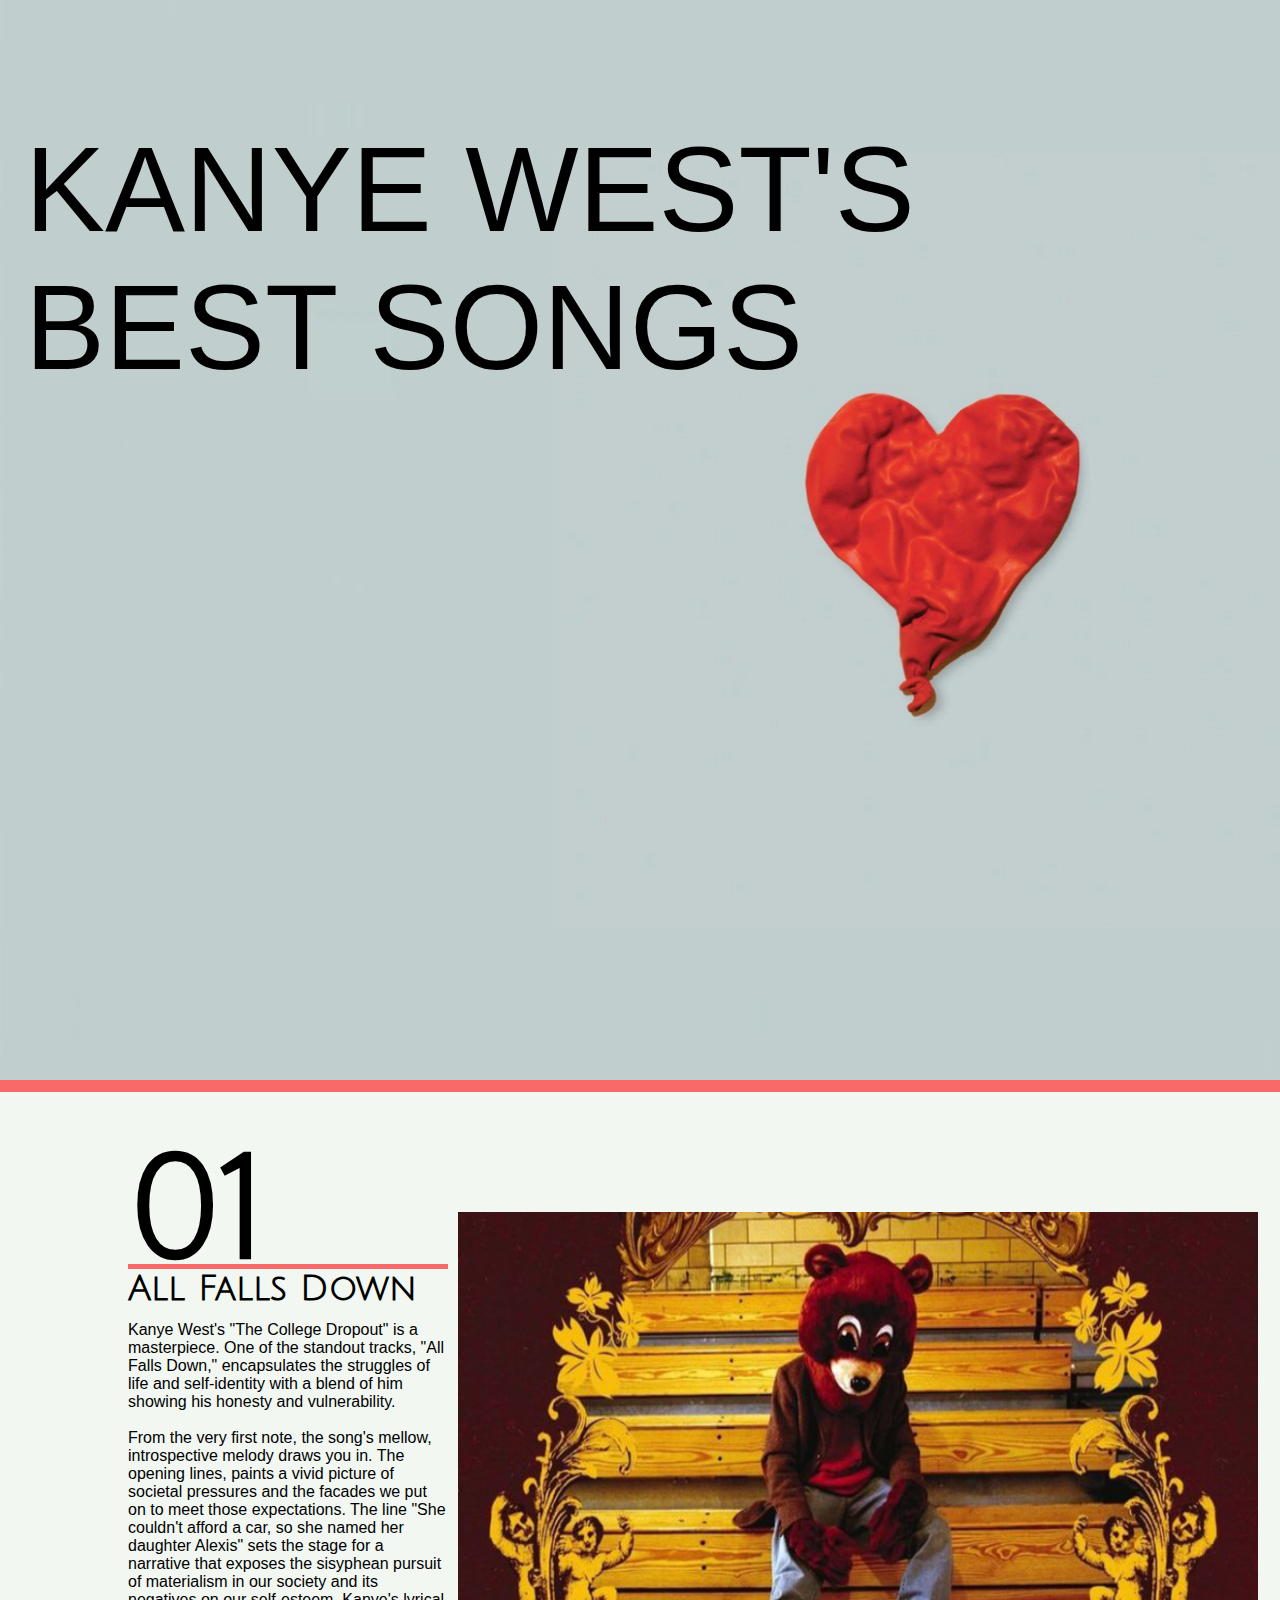
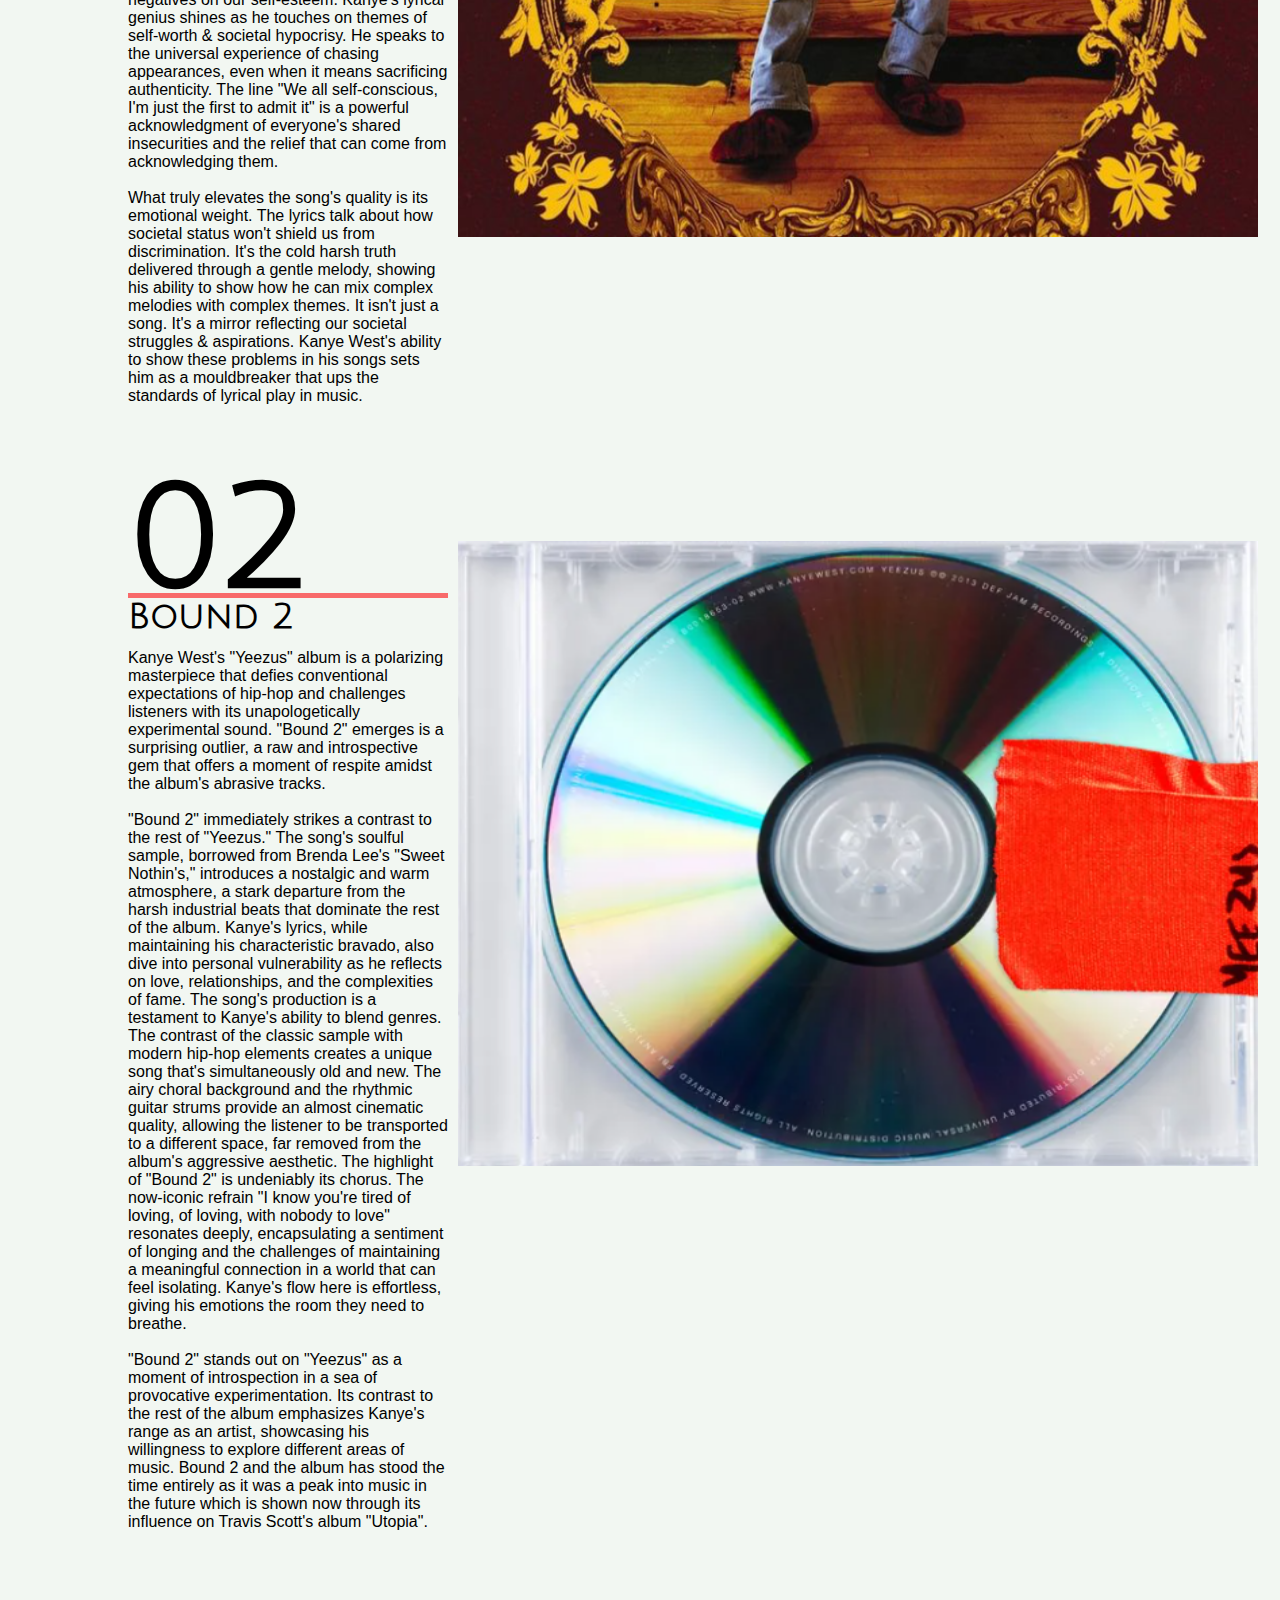
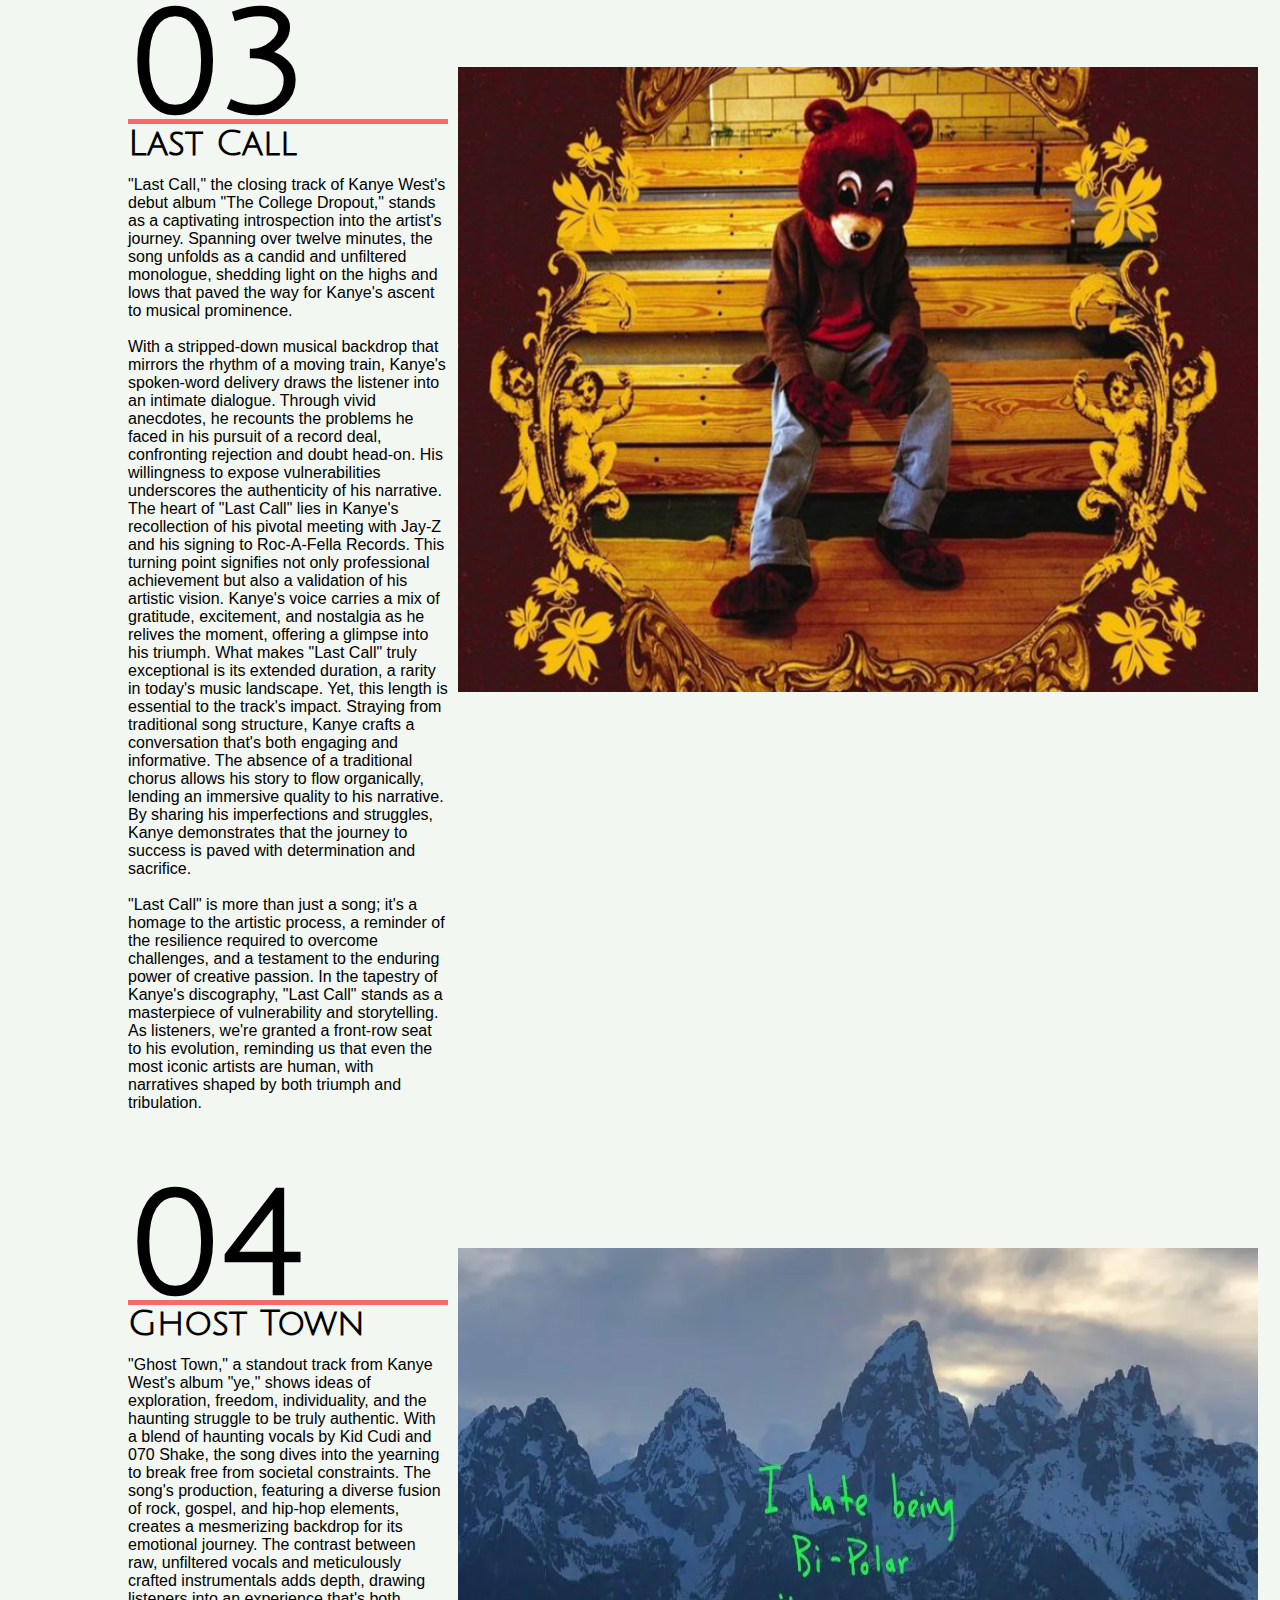
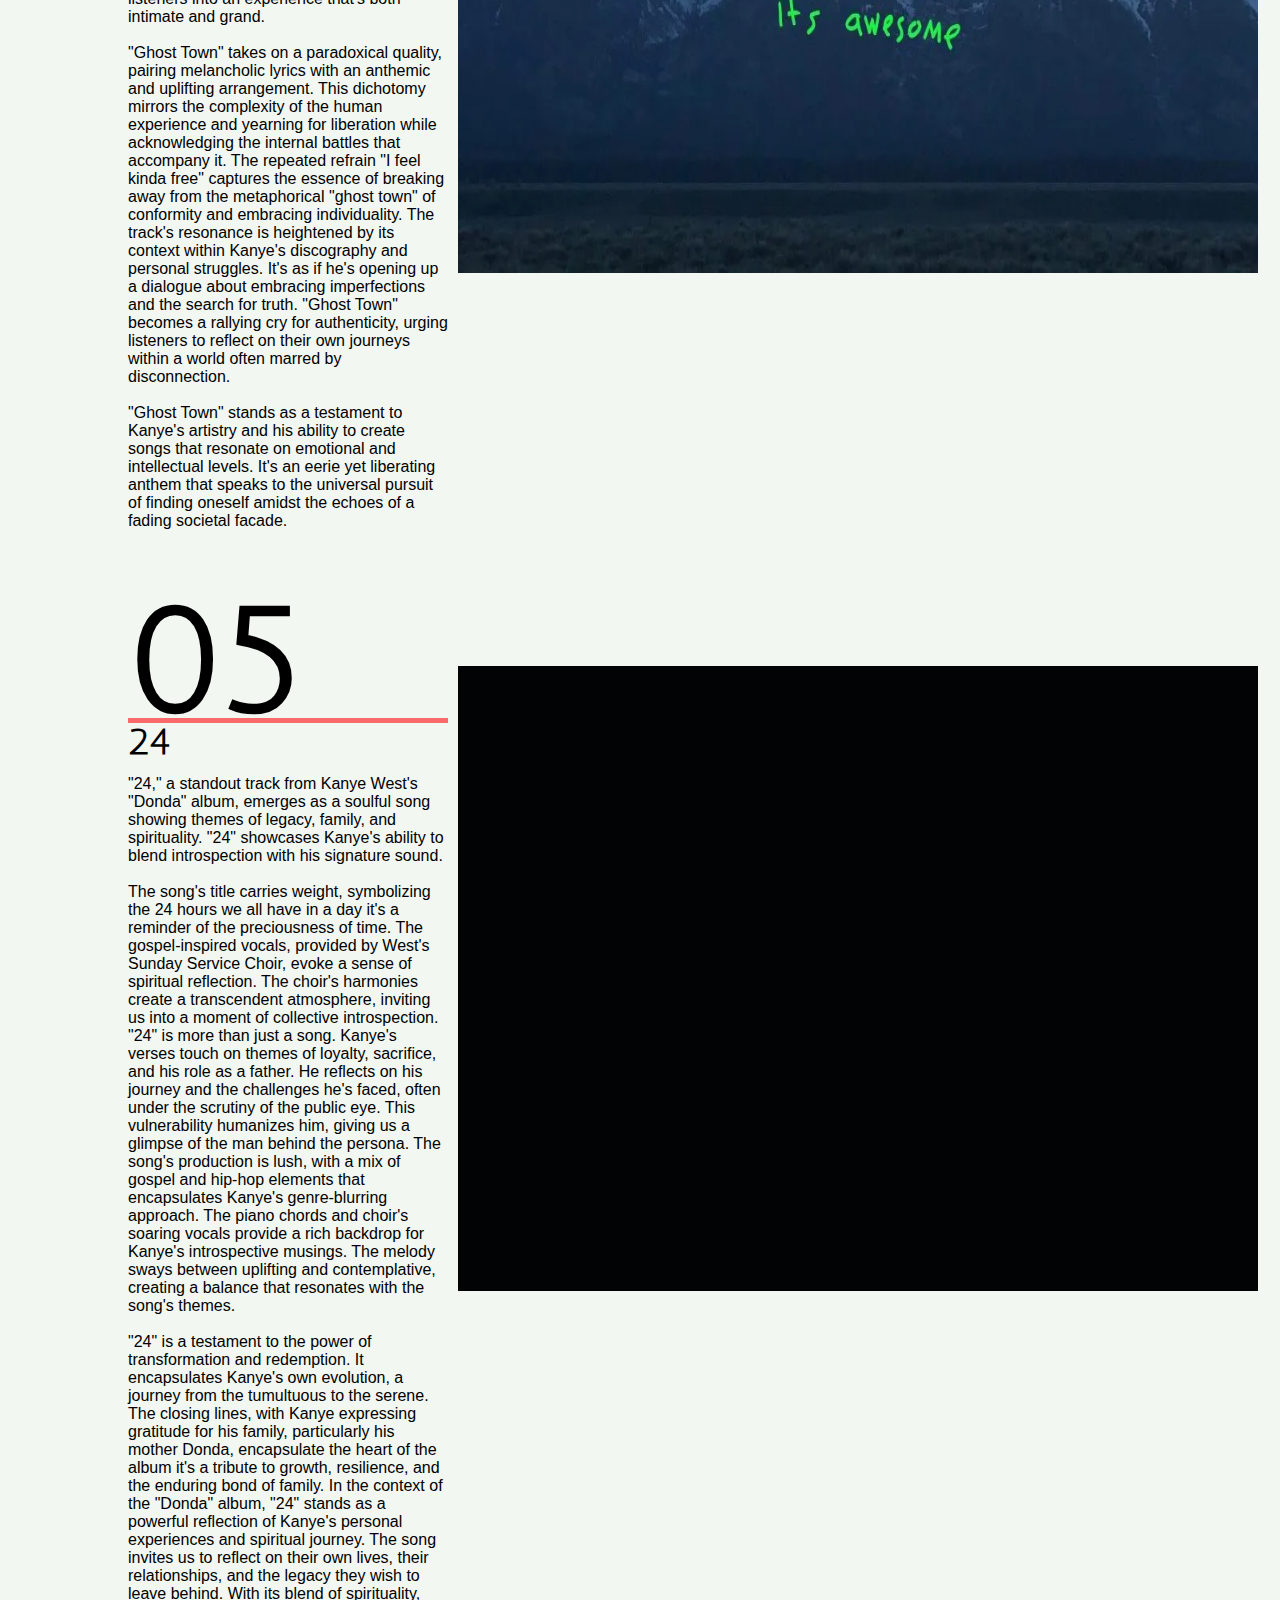
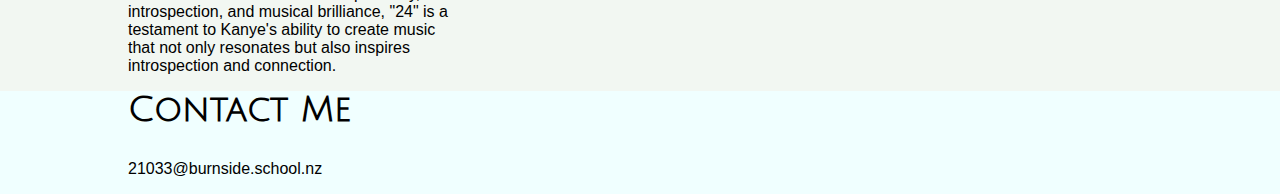
<file: index.html>
<!-- Website by Kevin Huang about best hits from Kanye-->
<!DOCTYPE html>
<html lang="en">

<head>
    <meta charset="UTF-8">
    <meta http-equiv="X-UA-Compatible" content="IE=edge">
    <meta name="viewport" content="width=device-width, initial-scale=1.0">
    <title>Document</title>
    <link rel="stylesheet" href="style/bg.css">
</head>

<body>
    <div class="hero-grid">
        <div class="border-image"></div>
        <div class="hero-image"></div>
        <div class="hero-title">
            <p>KANYE WEST'S <br>BEST SONGS</p>
        </div>


    <!-- review things start here -->
    </div>
    <div class="blend"></div>
    <div class="talk">
        <div class="talk-grid">
            <!--  song number and title-->
            <div>
                <h2>01</h2>
                <div class="text-separator"></div>
                <!-- song title -->
                <div>
                    <h3>All Falls Down</h3>
                </div>
                <!-- review -->
                <div>
                    <p>Kanye West's "The College Dropout" is a masterpiece. One of the standout tracks, "All Falls
                        Down," encapsulates the struggles of life and self-identity with a blend of him showing his
                        honesty and vulnerability.<br><br>

                        From the very first note, the song's mellow, introspective melody draws you in. The opening
                        lines, paints a vivid picture of societal pressures and the facades we put on to meet those
                        expectations. The line "She couldn't afford a car, so she named her daughter Alexis" sets the
                        stage for a narrative that exposes the sisyphean pursuit of materialism in our society and its
                        negatives on our self-esteem.

                        Kanye's lyrical genius shines as he touches on themes of self-worth & societal hypocrisy. He
                        speaks to the universal experience of chasing appearances, even when it means sacrificing
                        authenticity. The line "We all self-conscious, I'm just the first to admit it" is a powerful
                        acknowledgment of everyone's shared insecurities and the relief that can come from acknowledging
                        them.<br><br>

                        What truly elevates the song's quality is its emotional weight. The lyrics talk about how
                        societal status won't shield us from discrimination. It's the cold harsh truth delivered through
                        a gentle melody, showing his ability to show how he can mix complex melodies with complex
                        themes.

                        It isn't just a song. It's a mirror reflecting our societal struggles & aspirations. Kanye
                        West's ability to show these problems in his songs sets him as a mouldbreaker that ups the
                        standards of lyrical play in music.</p>
                </div>
            </div>
            <!-- image -->
            <div class="image"><img src="images/the-college-dropout-kanye-west-medium-standard.png"  alt="The College Dropout, a studio album produced by Kanye West in 2004."></div>
        </div>
    </div>
    <div class="talk">
        <div class="talk-grid">
            <!--  song number and title-->
            <div>
                <h2>02</h2>
                <div class="text-separator"></div>
                <!-- song title -->
                <div>
                    <h3>Bound 2</h3>
                </div>
                <!-- review -->
                <div>
                    <p>Kanye West's "Yeezus" album is a polarizing masterpiece that defies conventional expectations of
                        hip-hop and challenges listeners with its unapologetically experimental sound. "Bound 2" emerges
                        is a surprising outlier, a raw and introspective gem that offers a moment of respite amidst the
                        album's abrasive tracks.<br><br>

                        "Bound 2" immediately strikes a contrast to the rest of "Yeezus." The song's soulful sample,
                        borrowed from Brenda Lee's "Sweet Nothin's," introduces a nostalgic and warm atmosphere, a stark
                        departure from the harsh industrial beats that dominate the rest of the album. Kanye's lyrics,
                        while maintaining his characteristic bravado, also dive into personal vulnerability as he
                        reflects on love, relationships, and the complexities of fame.

                        The song's production is a testament to Kanye's ability to blend genres. The contrast of the
                        classic sample with modern hip-hop elements creates a unique song that's simultaneously old and
                        new. The airy choral background and the rhythmic guitar strums provide an almost cinematic
                        quality, allowing the listener to be transported to a different space, far removed from the
                        album's aggressive aesthetic.

                        The highlight of "Bound 2" is undeniably its chorus. The now-iconic refrain "I know you're tired
                        of loving, of loving, with nobody to love" resonates deeply, encapsulating a sentiment of
                        longing and the challenges of maintaining a meaningful connection in a world that can feel
                        isolating. Kanye's flow here is effortless, giving his emotions the room they need to
                        breathe.<br><br>

                        "Bound 2" stands out on "Yeezus" as a moment of introspection in a sea of provocative
                        experimentation. Its contrast to the rest of the album emphasizes Kanye's range as an artist,
                        showcasing his willingness to explore different areas of music. Bound 2 and the album has stood
                        the time entirely as it was a peak into music in the future which is shown now through its
                        influence on Travis Scott's album "Utopia".</p>
                </div>
            </div>
            <!-- image -->
            <div class="image"><img src="images/albumyeezus.PNG" alt="Yeezus, a studio album produced by Kanye west in 2013."></div>
        </div>
    </div>
    <div class="talk">
        <div class="talk-grid">
            <!-- song number and title-->
            <div>
                <h2>03</h2>
                <div class="text-separator"></div>
                <!-- song title -->
                <div>
                    <h3>Last Call</h3>
                </div>
                <!-- review -->
                <div>
                    <p>"Last Call," the closing track of Kanye West's debut album "The College Dropout," stands as a
                        captivating introspection into the artist's journey. Spanning over twelve minutes, the song
                        unfolds as a candid and unfiltered monologue, shedding light on the highs and lows that paved
                        the way for Kanye's ascent to musical prominence. <br><br>

                        With a stripped-down musical backdrop that mirrors the rhythm of a moving train, Kanye's
                        spoken-word delivery draws the listener into an intimate dialogue. Through vivid anecdotes, he
                        recounts the problems he faced in his pursuit of a record deal, confronting rejection and doubt
                        head-on. His willingness to expose vulnerabilities underscores the authenticity of his
                        narrative.

                        The heart of "Last Call" lies in Kanye's recollection of his pivotal meeting with Jay-Z and his
                        signing to Roc-A-Fella Records. This turning point signifies not only professional achievement
                        but also a validation of his artistic vision. Kanye's voice carries a mix of gratitude,
                        excitement, and nostalgia as he relives the moment, offering a glimpse into his triumph.

                        What makes "Last Call" truly exceptional is its extended duration, a rarity in today's music
                        landscape. Yet, this length is essential to the track's impact. Straying from traditional song
                        structure, Kanye crafts a conversation that's both engaging and informative. The absence of a
                        traditional chorus allows his story to flow organically, lending an immersive quality to his
                        narrative.

                        By sharing his imperfections and struggles, Kanye demonstrates that the journey to success is
                        paved with determination and sacrifice. <br><br>

                        "Last Call" is more than just a song; it's a homage to the artistic process, a reminder of the
                        resilience required to overcome challenges, and a testament to the enduring power of creative
                        passion.

                        In the tapestry of Kanye's discography, "Last Call" stands as a masterpiece of vulnerability and
                        storytelling. As listeners, we're granted a front-row seat to his evolution, reminding us that
                        even the most iconic artists are human, with narratives shaped by both triumph and tribulation.
                    </p>
                </div>
            </div>
            <!-- image -->
            <div class="image"><img src="images/the-college-dropout-kanye-west-medium-standard.png"  alt="The College Dropout, a studio album produced by Kanye west in 2004."></div>
        </div>
    </div>
    <div class="talk">
        <div class="talk-grid">
            <!-- song number and title-->
            <div>
                <h2>04</h2>
                <div class="text-separator"></div>
                <!-- song title -->
                <div>
                    <h3>Ghost Town</h3>
                </div>
                <!-- review -->
                <div>
                    <p>"Ghost Town," a standout track from Kanye West's album "ye," shows ideas of exploration, freedom,
                        individuality, and the haunting struggle to be truly authentic. With a blend of haunting vocals
                        by Kid Cudi and 070 Shake, the song dives into the yearning to break free from societal
                        constraints.

                        The song's production, featuring a diverse fusion of rock, gospel, and hip-hop elements, creates
                        a mesmerizing backdrop for its emotional journey. The contrast between raw, unfiltered vocals
                        and meticulously crafted instrumentals adds depth, drawing listeners into an experience that's
                        both intimate and grand.<br><br>

                        "Ghost Town" takes on a paradoxical quality, pairing melancholic lyrics with an anthemic and
                        uplifting arrangement. This dichotomy mirrors the complexity of the human experience and
                        yearning for liberation while acknowledging the internal battles that accompany it. The repeated
                        refrain "I feel kinda free" captures the essence of breaking away from the metaphorical "ghost
                        town" of conformity and embracing individuality.

                        The track's resonance is heightened by its context within Kanye's discography and personal
                        struggles. It's as if he's opening up a dialogue about embracing imperfections and the search
                        for truth. "Ghost Town" becomes a rallying cry for authenticity, urging listeners to reflect on
                        their own journeys within a world often marred by disconnection.<br><br>

                        "Ghost Town" stands as a testament to Kanye's artistry and his ability to create songs that
                        resonate on emotional and intellectual levels. It's an eerie yet liberating anthem that speaks
                        to the universal pursuit of finding oneself amidst the echoes of a fading societal facade.</p>
                </div>
            </div>
            <!-- image -->
            <div class="image"><img src="images/yealbum.png" alt="Ye, a studio album produced by Kanye west in 2018."></div>
        </div>
    </div>
    <div class="talk">
        <div class="talk-grid">
            <!--  song number and title-->
            <div>
                <h2>05</h2>
                <div class="text-separator"></div>
                <!-- song title -->
                <div>
                    <h3>24</h3>
                </div>
                <!-- review -->
                <div>
                    <p>"24," a standout track from Kanye West's "Donda" album, emerges as a soulful song showing themes
                        of legacy, family, and spirituality. "24" showcases Kanye's ability to blend introspection with
                        his signature sound.<br><br>

                        The song's title carries weight, symbolizing the 24 hours we all have in a
                        day it's a reminder of the preciousness of time. The gospel-inspired vocals, provided by West's
                        Sunday Service Choir, evoke a sense of spiritual reflection. The choir's harmonies create a
                        transcendent atmosphere, inviting us into a moment of collective introspection.

                        "24" is more than just a song. Kanye's verses touch on themes of loyalty, sacrifice, and his
                        role as a father. He reflects on his journey and the challenges he's faced, often under the
                        scrutiny of the public eye. This vulnerability humanizes him, giving us a glimpse of the man
                        behind the persona.

                        The song's production is lush, with a mix of gospel and hip-hop elements that encapsulates
                        Kanye's genre-blurring approach. The piano chords and choir's soaring vocals provide a rich
                        backdrop for Kanye's introspective musings. The melody sways between uplifting and
                        contemplative, creating a balance that resonates with the song's themes.<br><br>

                        "24" is a testament to the power of transformation and redemption. It encapsulates Kanye's own
                        evolution, a journey from the tumultuous to the serene. The closing lines, with Kanye expressing
                        gratitude for his family, particularly his mother Donda, encapsulate the heart of the album it's
                        a tribute to growth, resilience, and the enduring bond of family.

                        In the context of the "Donda" album, "24" stands as a powerful reflection of Kanye's personal
                        experiences and spiritual journey. The song invites us to reflect on their own lives, their
                        relationships, and the legacy they wish to leave behind. With its blend of spirituality,
                        introspection, and musical brilliance, "24" is a testament to Kanye's ability to create music
                        that not only resonates but also inspires introspection and connection.</p>
                </div>
            </div>
            <!-- image -->
            <div class="image"><img src="images/donda.png"  alt="Donda, a studio album produced by Kanye west in 2021."></div>
        </div>
    </div>
    <!-- footer -->
    <div class="footer-grid">
        <div class="footer-info-margin">
            <h4>Contact Me</h4>
            <br>
            <p>21033@burnside.school.nz</p>
        </div>

    </div>

</body>

</html>
</file>
<file: style/bg.css>
@import url(https://fonts.googleapis.com/css?family=Julius+Sans+One:regular);
img {
    width:100%;
    height:100%;
}

* {
    margin: 0
}

.hero-grid {
    display: grid;
    grid-template-columns: 1fr 1fr;
    margin: auto;
}

.talk-grid {
    padding-top: 80px;
    display: grid;
    grid-template-columns: 2fr 3fr;
    margin: auto;
    margin-top: auto;
    margin-bottom: auto;
    gap:10px;
    

}

/* background colour */
body {
    background-color: rgb(242, 247, 242);
}

.hero-image {
    grid-area: 1 / 1 / 1 / 2;
    background-position: center;
    background-image: url("../images/8081.png");
    background-repeat: no-repeat;
    background-size: cover;
    height: 1080px;
    width: 1920px;
}

.hero-title {
    grid-area: 1 / 1 / 1 / 2;
    align-content: start;
    text-align: left;
    position: relative;
    font-size: 120px;
    font-family: "Julius Sans One";
    position: relative;
    margin-left: 25px;

}

.border-image {
    grid-area: 1 / 1 / 1 / 2;
    background-position: center;
    background-image: url("../images/mrwest.PNG");
    background-repeat: no-repeat;
    background-size: cover;
    z-index: 1;
    border-radius: 100%;
    height: 550px;
    width: 550px;
    position: relative;
    left:1345px;

}

.blend {
    height: 20px;
    width: 1920px;
    background-color: rgb(248, 106, 106);
    z-index: 1;
    margin-top: calc(-.5em);
}




/* the numbering of each song font */
h2 {
    font-size: 144px;
    line-height: 9rem;
    margin-top: calc(-0.25em);
    font-family: "Julius Sans One";
    position: relative;
    top: -60px;
}

/* font info for song title */
h3 {
    font-size: 35px;
    line-height: 2rem;
    font-family: "Julius Sans One";
    margin-top: calc(.1em);
}

h4 {
    font-size: 35px;
    line-height: 2rem;
    font-family: "Julius Sans One";
    margin-top: calc(.1em);
}

.text-separator {
    height: 5px;
    width: 320px;
    background-color: rgb(248, 106, 106);
    margin-top: calc(-5em);
    position:relative;
    

}

p {
    display: block;
    margin-block-start: 1em;
    margin-block-end: 1em;
    margin-inline-start: 0px;
    margin-inline-end: 0px;
    font-family: Arial, Helvetica, sans-serif;
    font-style: rgb(9, 31, 41);
}

.talk {
    width: 80%;
    margin: auto;
    margin-top: 5%;
}


.image {
    grid-column: 2 / 2;
    width: 800px;
    height: 625px; 
    object-fit: fill;
    position: relative;
    margin-top: -1.5em;
    background-repeat: no-repeat; 
    object-fit:cover;
    background-position: center;

}


.large-separator {
    grid-area: 1 / 1 / 1 / 2;
    height: 10px;
    width: 750px;
    background-color: rgb(248, 106, 106);
    position:relative;
    top:350px;
    left:1000px;
}
/* styling for the title of each song title */
.name-title {
    grid-area: 1 / 1 / 1 / 2;
    align-content: start;
    text-align: left;
    position: absolute;
    font-size: 70px;
    font-family: "Julius Sans One";
    position: relative;
    left:1100px;
    top: 210px;
}
/* styling for song review */
.description {
    grid-area: 1 / 1 / 1 / 2;
    align-content: start;
    text-align: left;
    position: relative;
    font-size: 25px;
    font-family: "Julius Sans One";
    left:500px;
    top: 350px;
}

.footer-grid {
    display: grid;
    grid-template-columns: 1fr ;
    background-color: azure;
    z-index: -1;
}

.footer-info-margin {
    width: 80%;
    margin: auto;
    bottom:100px;  
}
</file>
